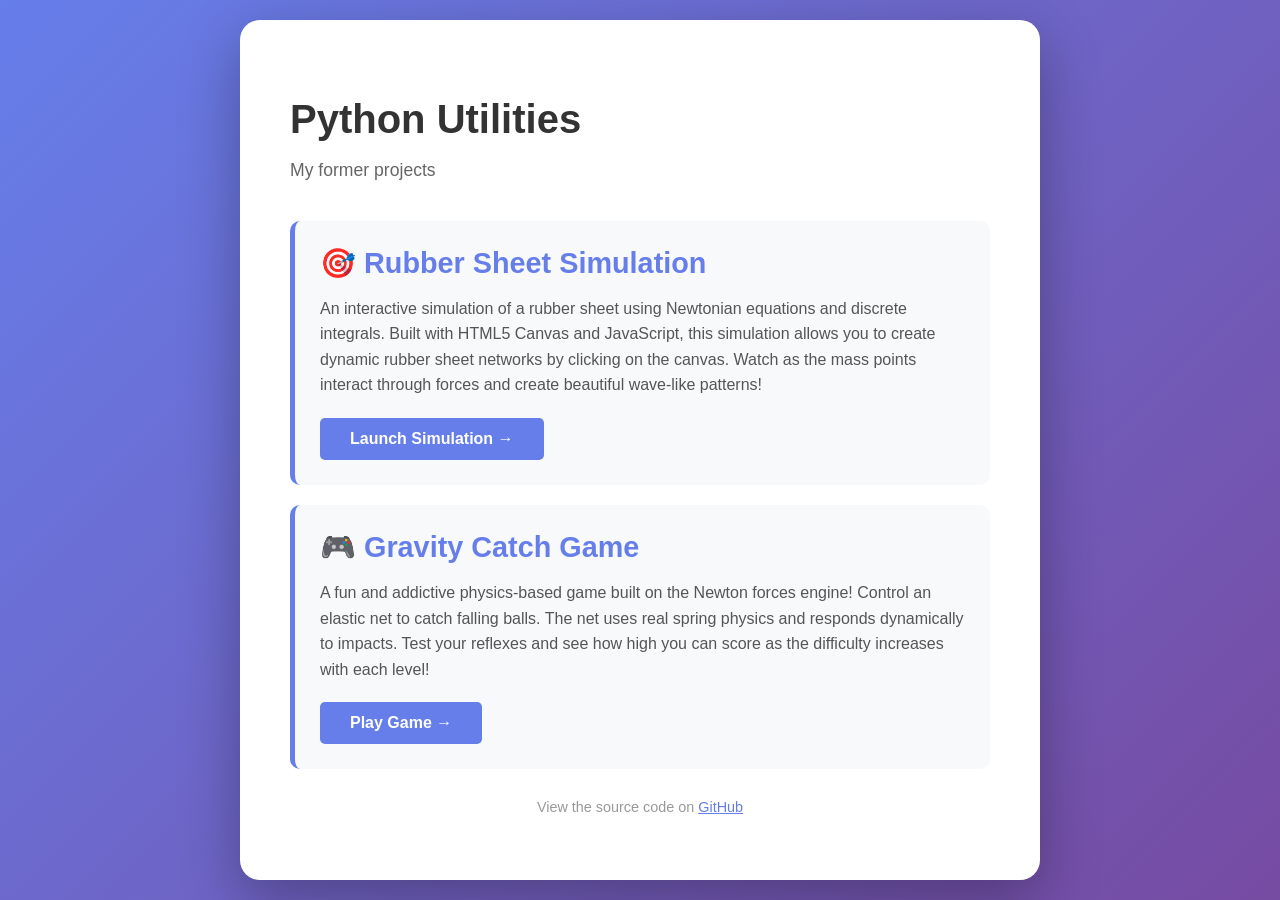
<file: index.html>
<!DOCTYPE html>
<html lang="en">
<head>
    <meta charset="UTF-8">
    <meta name="viewport" content="width=device-width, initial-scale=1.0">
    <title>Python Utilities - Projects</title>
    <style>
        body {
            margin: 0;
            padding: 0;
            font-family: 'Segoe UI', Tahoma, Geneva, Verdana, sans-serif;
            background: linear-gradient(135deg, #667eea 0%, #764ba2 100%);
            min-height: 100vh;
            display: flex;
            justify-content: center;
            align-items: center;
        }
        .container {
            background: white;
            border-radius: 20px;
            box-shadow: 0 20px 60px rgba(0, 0, 0, 0.3);
            padding: 50px;
            max-width: 700px;
            margin: 20px;
        }
        h1 {
            color: #333;
            margin-bottom: 10px;
            font-size: 2.5em;
        }
        .subtitle {
            color: #666;
            margin-bottom: 40px;
            font-size: 1.1em;
        }
        .project-card {
            background: #f8f9fa;
            border-radius: 10px;
            padding: 25px;
            margin-bottom: 20px;
            border-left: 5px solid #667eea;
            transition: transform 0.2s, box-shadow 0.2s;
        }
        .project-card:hover {
            transform: translateY(-5px);
            box-shadow: 0 10px 30px rgba(0, 0, 0, 0.1);
        }
        .project-card h2 {
            color: #667eea;
            margin-top: 0;
            margin-bottom: 15px;
            font-size: 1.8em;
        }
        .project-card p {
            color: #555;
            line-height: 1.6;
            margin-bottom: 20px;
        }
        .project-card a {
            display: inline-block;
            background: #667eea;
            color: white;
            text-decoration: none;
            padding: 12px 30px;
            border-radius: 5px;
            font-weight: bold;
            transition: background 0.3s;
        }
        .project-card a:hover {
            background: #764ba2;
        }
        .footer {
            text-align: center;
            margin-top: 30px;
            color: #999;
            font-size: 0.9em;
        }
    </style>
</head>
<body>
    <div class="container">
        <h1>Python Utilities</h1>
        <p class="subtitle">My former projects</p>
        
        <div class="project-card">
            <h2>🎯 Rubber Sheet Simulation</h2>
            <p>
                An interactive simulation of a rubber sheet using Newtonian equations and discrete integrals. 
                Built with HTML5 Canvas and JavaScript, this simulation allows you to create dynamic rubber 
                sheet networks by clicking on the canvas. Watch as the mass points interact through forces 
                and create beautiful wave-like patterns!
            </p>
            <a href="rubbersimulation/index.html">Launch Simulation →</a>
        </div>
        
        <div class="project-card">
            <h2>🎮 Gravity Catch Game</h2>
            <p>
                A fun and addictive physics-based game built on the Newton forces engine! Control an elastic 
                net to catch falling balls. The net uses real spring physics and responds dynamically to impacts. 
                Test your reflexes and see how high you can score as the difficulty increases with each level!
            </p>
            <a href="gravitycatch/index.html">Play Game →</a>
        </div>
        
        <div class="footer">
            <p>View the source code on <a href="https://github.com/mkrzyzan/pythonutilities" style="color: #667eea;">GitHub</a></p>
        </div>
    </div>
</body>
</html>
</file>
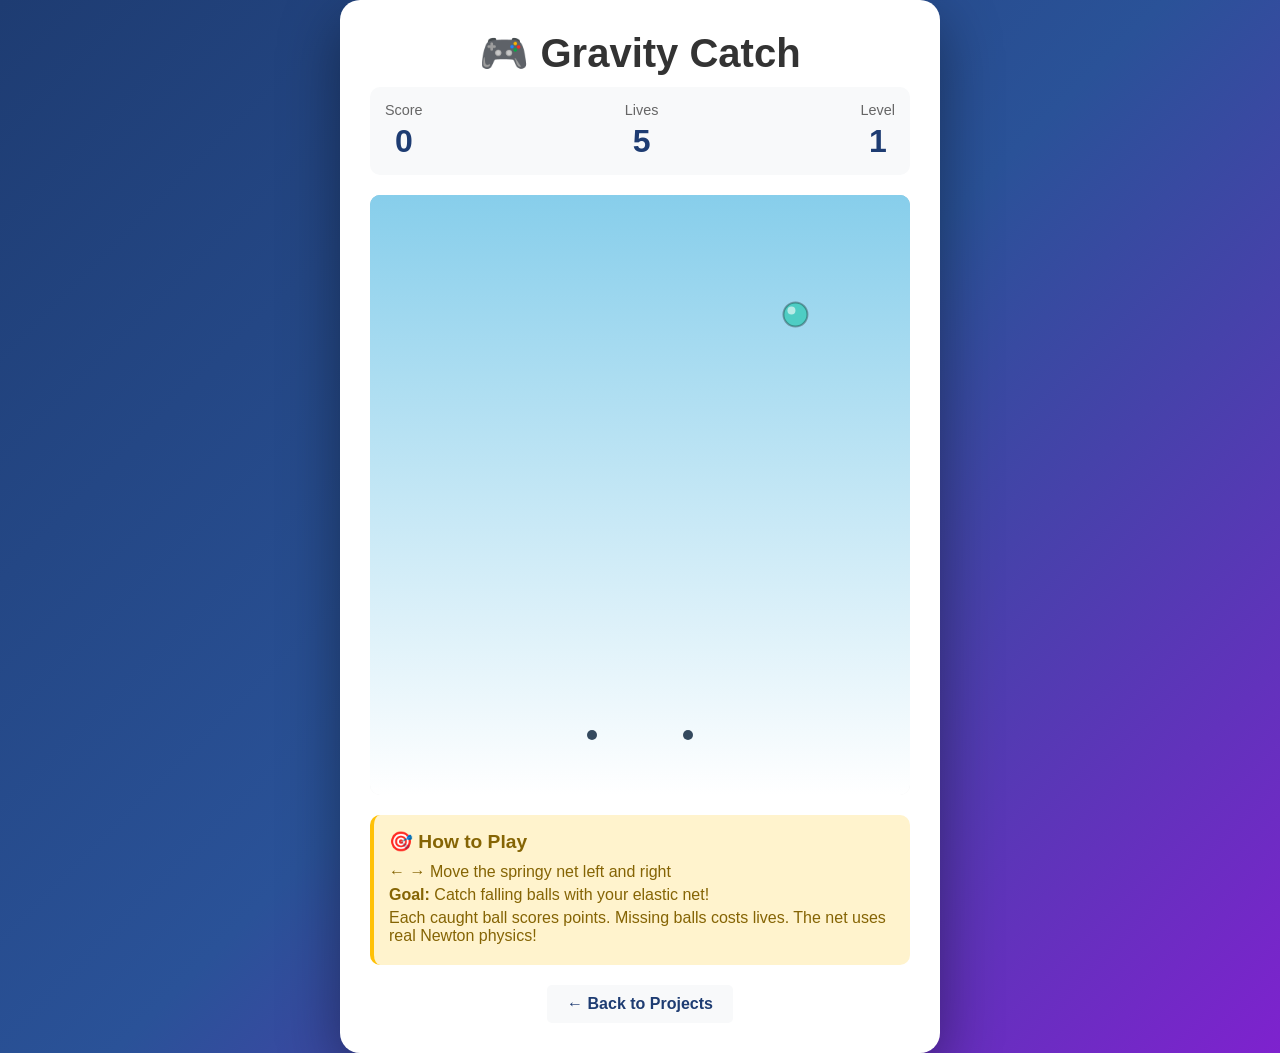
<file: gravitycatch/index.html>
<!DOCTYPE html>
<html lang="en">
<head>
    <meta charset="UTF-8">
    <meta name="viewport" content="width=device-width, initial-scale=1.0">
    <title>Gravity Catch - Physics Game</title>
    <link rel="stylesheet" href="styles.css">
</head>
<body>
    <div class="game-container">
        <h1>🎮 Gravity Catch</h1>
        
        <div class="game-info">
            <div class="stat">
                <div class="stat-label">Score</div>
                <div class="stat-value" id="score">0</div>
            </div>
            <div class="stat">
                <div class="stat-label">Lives</div>
                <div class="stat-value" id="lives">5</div>
            </div>
            <div class="stat">
                <div class="stat-label">Level</div>
                <div class="stat-value" id="level">1</div>
            </div>
        </div>

        <canvas id="gameCanvas" width="540" height="600"></canvas>

        <div class="controls">
            <h3>🎯 How to Play</h3>
            <p><strong>← →</strong> Move the springy net left and right</p>
            <p><strong>Goal:</strong> Catch falling balls with your elastic net!</p>
            <p>Each caught ball scores points. Missing balls costs lives. The net uses real Newton physics!</p>
        </div>

        <div class="back-link">
            <a href="../index.html">← Back to Projects</a>
        </div>
    </div>

    <div class="game-over" id="gameOver">
        <h2>Game Over!</h2>
        <p>Final Score: <span id="finalScore">0</span></p>
        <button onclick="restartGame()">Play Again</button>
    </div>

    <script src="game.js"></script>
</body>
</html>
</file>
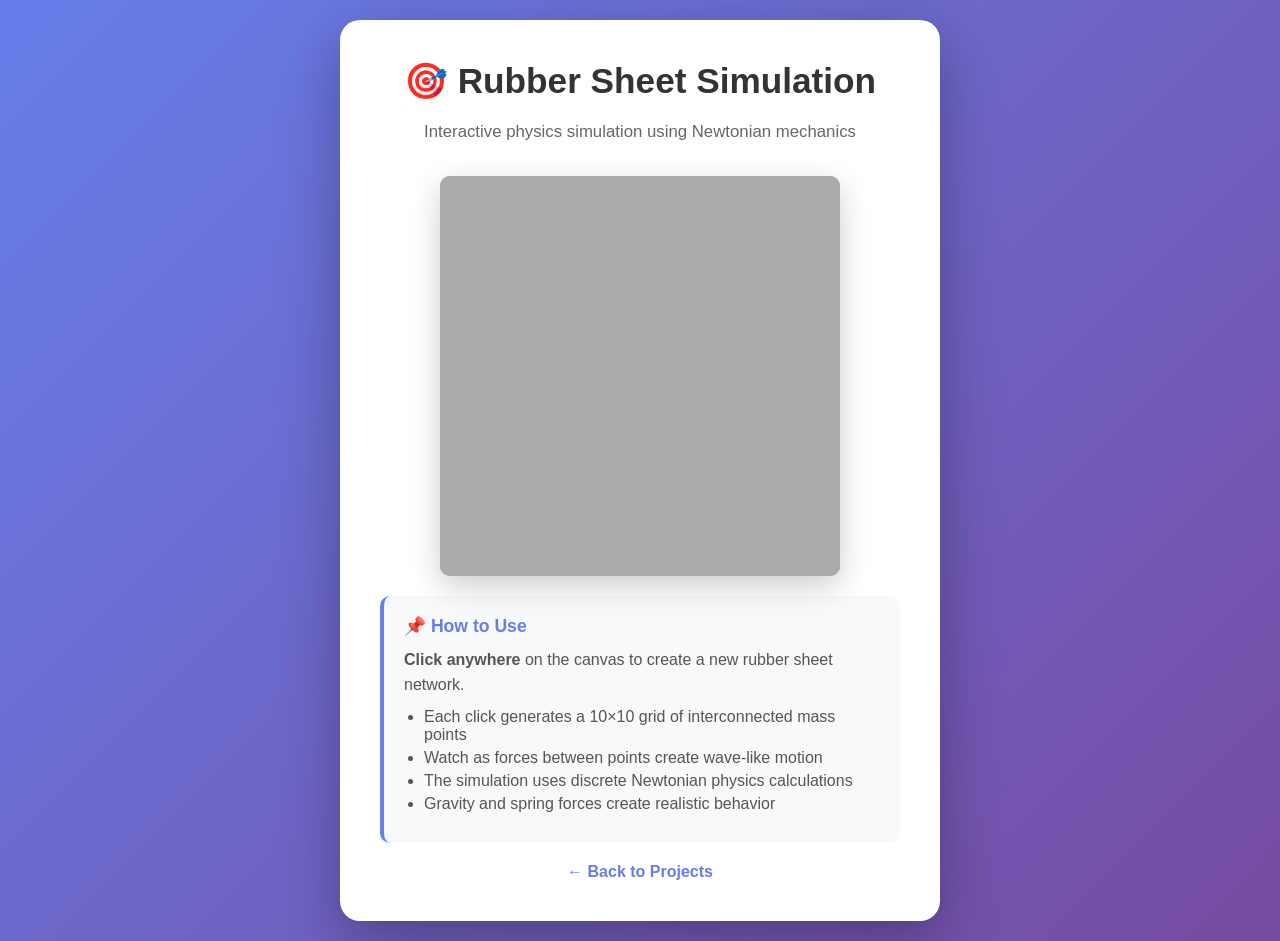
<file: rubbersimulation/index.html>
<!DOCTYPE html>
<html lang="en">
<head>
    <meta charset="UTF-8">
    <meta name="viewport" content="width=device-width, initial-scale=1.0">
    <title>Rubber Sheet Simulation</title>
    <link rel="stylesheet" href="styles.css">
</head>
<body>
    <div class="container">
        <div class="header">
            <h1>🎯 Rubber Sheet Simulation</h1>
            <p class="subtitle">Interactive physics simulation using Newtonian mechanics</p>
        </div>
        
        <div class="canvas-container">
            <canvas id="simulationCanvas" width="400" height="400"></canvas>
        </div>
        
        <div class="info-panel">
            <h3>📌 How to Use</h3>
            <p><strong>Click anywhere</strong> on the canvas to create a new rubber sheet network.</p>
            <ul>
                <li>Each click generates a 10×10 grid of interconnected mass points</li>
                <li>Watch as forces between points create wave-like motion</li>
                <li>The simulation uses discrete Newtonian physics calculations</li>
                <li>Gravity and spring forces create realistic behavior</li>
            </ul>
        </div>
        
        <div class="back-link">
            <a href="../index.html">← Back to Projects</a>
        </div>
    </div>

    <script src="engine.js"></script>
</body>
</html>
</file>
<file: gravitycatch/styles.css>
* {
    margin: 0;
    padding: 0;
    box-sizing: border-box;
}

body {
    font-family: 'Segoe UI', Tahoma, Geneva, Verdana, sans-serif;
    background: linear-gradient(135deg, #1e3c72 0%, #2a5298 50%, #7e22ce 100%);
    min-height: 100vh;
    display: flex;
    justify-content: center;
    align-items: center;
    overflow: hidden;
}

.game-container {
    background: white;
    border-radius: 20px;
    box-shadow: 0 20px 60px rgba(0, 0, 0, 0.4);
    padding: 30px;
    max-width: 600px;
}

h1 {
    color: #333;
    text-align: center;
    margin-bottom: 10px;
    font-size: 2.5em;
}

.game-info {
    display: flex;
    justify-content: space-between;
    margin-bottom: 20px;
    padding: 15px;
    background: #f8f9fa;
    border-radius: 10px;
}

.stat {
    text-align: center;
}

.stat-label {
    color: #666;
    font-size: 0.9em;
    margin-bottom: 5px;
}

.stat-value {
    color: #1e3c72;
    font-size: 2em;
    font-weight: bold;
}

#gameCanvas {
    display: block;
    background: linear-gradient(180deg, #87ceeb 0%, #ffffff 100%);
    border-radius: 10px;
    box-shadow: inset 0 5px 15px rgba(0, 0, 0, 0.1);
    cursor: none;
}

.controls {
    margin-top: 20px;
    padding: 15px;
    background: #fff3cd;
    border-radius: 10px;
    border-left: 4px solid #ffc107;
}

.controls h3 {
    color: #856404;
    margin-bottom: 10px;
    font-size: 1.2em;
}

.controls p {
    color: #856404;
    margin: 5px 0;
}

.back-link {
    margin-top: 20px;
    text-align: center;
}

.back-link a {
    color: #1e3c72;
    text-decoration: none;
    font-weight: bold;
    padding: 10px 20px;
    background: #f8f9fa;
    border-radius: 5px;
    display: inline-block;
    transition: background 0.3s;
}

.back-link a:hover {
    background: #e9ecef;
}

.game-over {
    position: fixed;
    top: 50%;
    left: 50%;
    transform: translate(-50%, -50%);
    background: rgba(0, 0, 0, 0.9);
    color: white;
    padding: 40px;
    border-radius: 20px;
    text-align: center;
    display: none;
    z-index: 1000;
}

.game-over h2 {
    font-size: 3em;
    margin-bottom: 20px;
    color: #ff6b6b;
}

.game-over p {
    font-size: 1.5em;
    margin-bottom: 30px;
}

.game-over button {
    background: #4CAF50;
    color: white;
    border: none;
    padding: 15px 40px;
    font-size: 1.2em;
    border-radius: 10px;
    cursor: pointer;
    transition: background 0.3s;
}

.game-over button:hover {
    background: #45a049;
}
</file>
<file: rubbersimulation/styles.css>
* {
    box-sizing: border-box;
}

body {
    margin: 0;
    padding: 20px;
    font-family: 'Segoe UI', Tahoma, Geneva, Verdana, sans-serif;
    background: linear-gradient(135deg, #667eea 0%, #764ba2 100%);
    min-height: 100vh;
    display: flex;
    justify-content: center;
    align-items: center;
}

.container {
    background: white;
    border-radius: 20px;
    box-shadow: 0 20px 60px rgba(0, 0, 0, 0.3);
    padding: 40px;
    max-width: 600px;
    width: 100%;
}

.header {
    text-align: center;
    margin-bottom: 30px;
}

h1 {
    color: #333;
    margin: 0 0 10px 0;
    font-size: 2.2em;
    font-weight: 600;
}

.subtitle {
    color: #666;
    font-size: 1.05em;
    line-height: 1.6;
}

.canvas-container {
    position: relative;
    width: 100%;
    display: flex;
    justify-content: center;
    margin-bottom: 20px;
}

canvas {
    background: linear-gradient(135deg, #b8b8b8 0%, #8a8a8a 100%);
    border-radius: 10px;
    box-shadow: 0 10px 30px rgba(0, 0, 0, 0.2);
    cursor: crosshair;
    display: block;
    max-width: 100%;
    height: auto;
}

.info-panel {
    background: #f8f9fa;
    border-radius: 10px;
    padding: 20px;
    border-left: 4px solid #667eea;
}

.info-panel h3 {
    margin: 0 0 10px 0;
    color: #667eea;
    font-size: 1.1em;
}

.info-panel p {
    margin: 5px 0;
    color: #555;
    line-height: 1.6;
}

.info-panel ul {
    margin: 10px 0;
    padding-left: 20px;
    color: #555;
}

.info-panel li {
    margin: 5px 0;
}

.back-link {
    text-align: center;
    margin-top: 20px;
}

.back-link a {
    color: #667eea;
    text-decoration: none;
    font-weight: 600;
    transition: color 0.3s;
}

.back-link a:hover {
    color: #764ba2;
}

@media (max-width: 600px) {
    .container {
        padding: 20px;
    }
    
    h1 {
        font-size: 1.8em;
    }
    
    canvas {
        width: 100%;
    }
}
</file>
